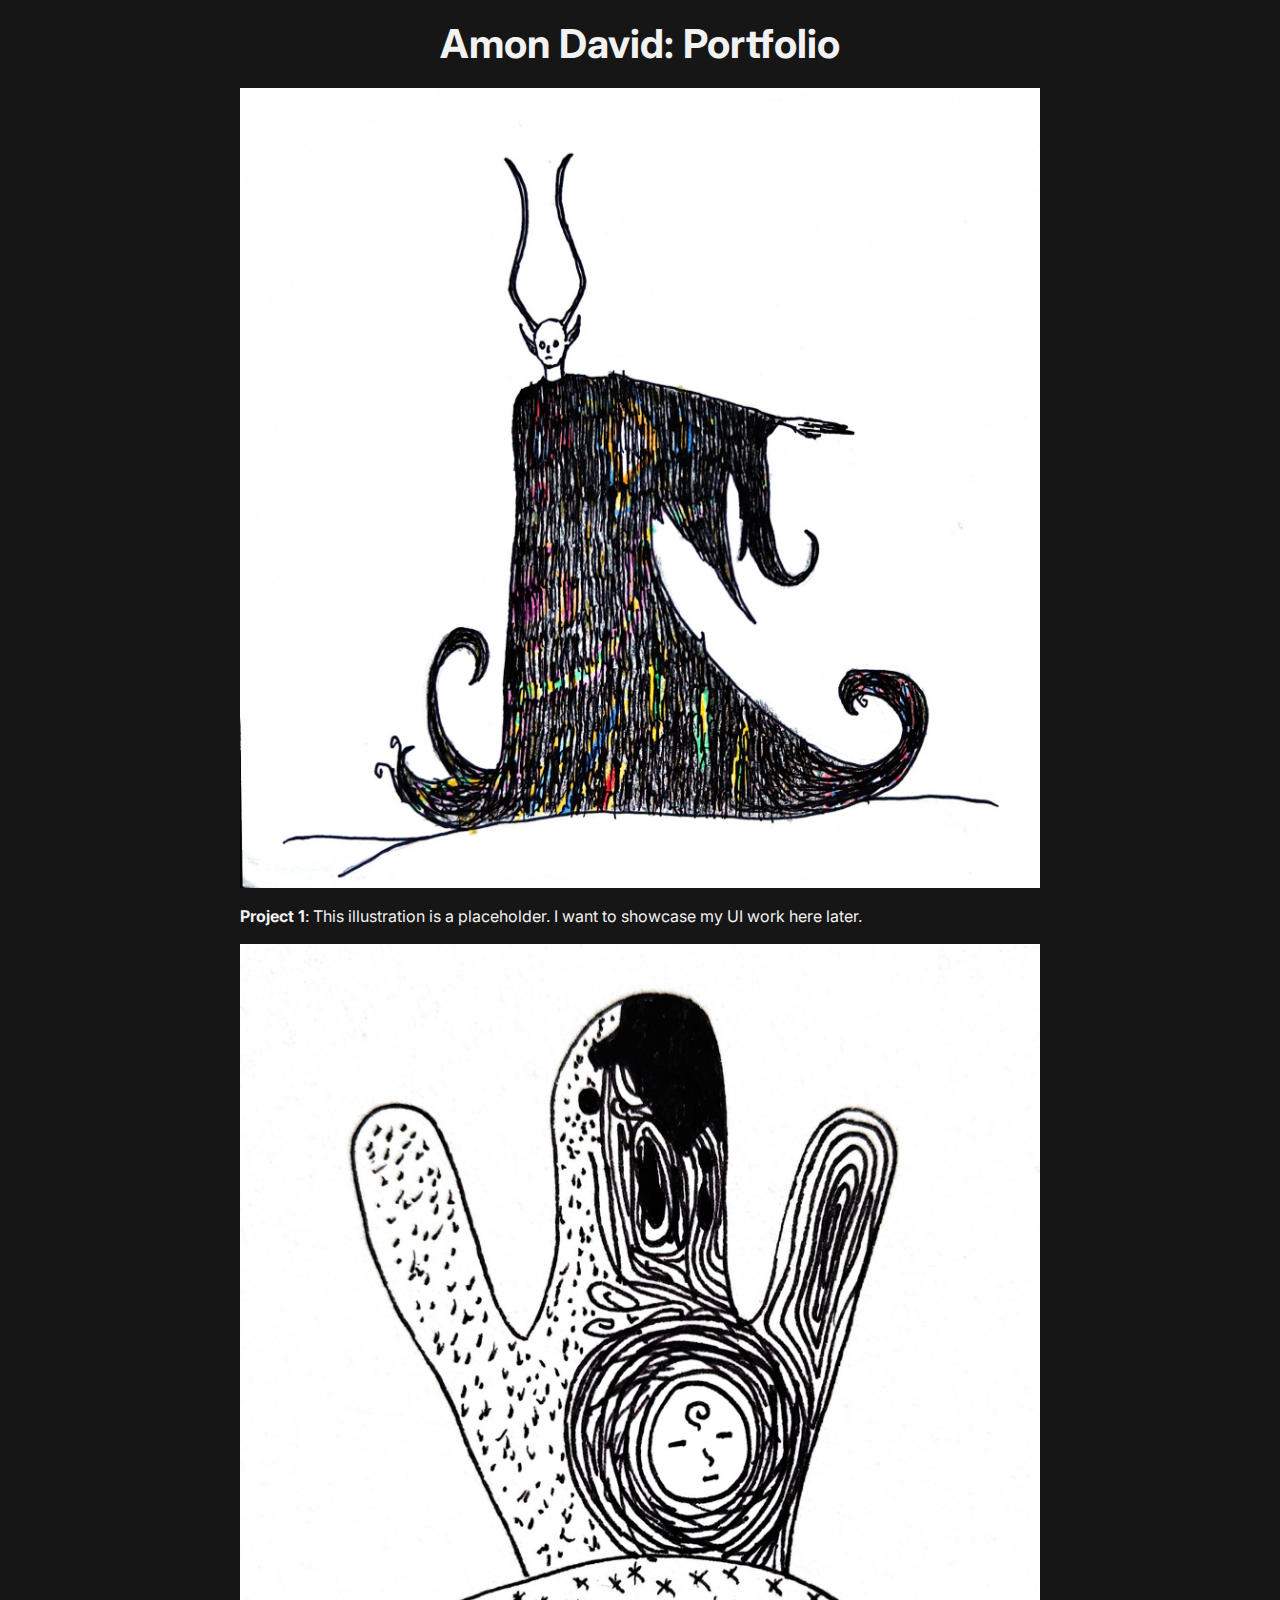
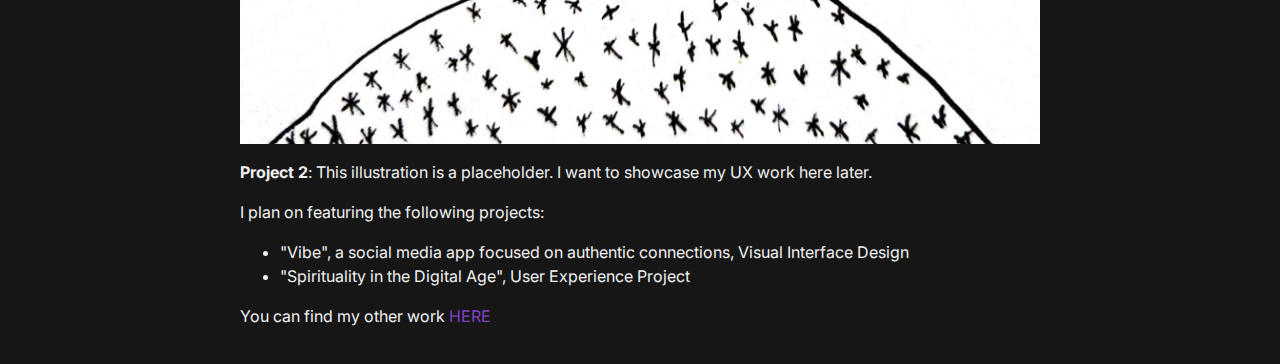
<file: index.html>
<!doctype html>
<html lang="en-US">
  <head>
    <meta charset="utf-8" />
    <meta name="viewport" content="width=device-width" />
    <title>Main Page</title>
    <link href="styles/style.css" rel="stylesheet" />
    <link rel="preconnect" href="https://fonts.googleapis.com">
    <link rel="preconnect" href="https://fonts.gstatic.com" crossorigin>
    <link 
          href="https://fonts.googleapis.com/css2?family=Inter:ital,opsz,wght@0,14..32,100..900;1,14..32,100..900&family=Sora:wght@100..800&display=swap" 
          rel="stylesheet">

    <script async src="scripts/main.js"></script>
  </head>
  <body>
  <a href="index.html" class="title-link">
  <h1 title="Click here to get back to the main page.">Amon David: Portfolio</h1>
  </a>

    <a href="project1.html">
    <img src="images/apostle.png" title="Click here to get to Project 1" 
         alt="An illustration of a tall and slender humanoid 
              creature with long horns, pointy ears and a bald head, wearing black robes."/>
    </a>
    <p><strong>Project 1</strong>: This illustration is a placeholder. I want to showcase my UI work here later.</p>

    <a href="project2.html">
    <img src="images/cactus.png" title="Click here to get to Project 2" 
         alt="A black and white illustration of something resembling a rotten cactus with a face fused into it."/>
    </a>
    <p><strong>Project 2</strong>: This illustration is a placeholder. I want to showcase my UX work here later.</p>
    
    <p>I plan on featuring the following projects:</p>
    <ul>
        <li>"Vibe", a social media app focused on authentic connections, Visual Interface Design</li>
        <li>"Spirituality in the Digital Age", User Experience Project</li>
    </ul>
    <p>You can find my other work <a href="https://tricolor-bit-9de.notion.site/Amon-David-2e1ed108fe138057a812f6fd2ca33dcd?pvs=74">
        HERE
    </a></p>
  </body>
</html>
</file>
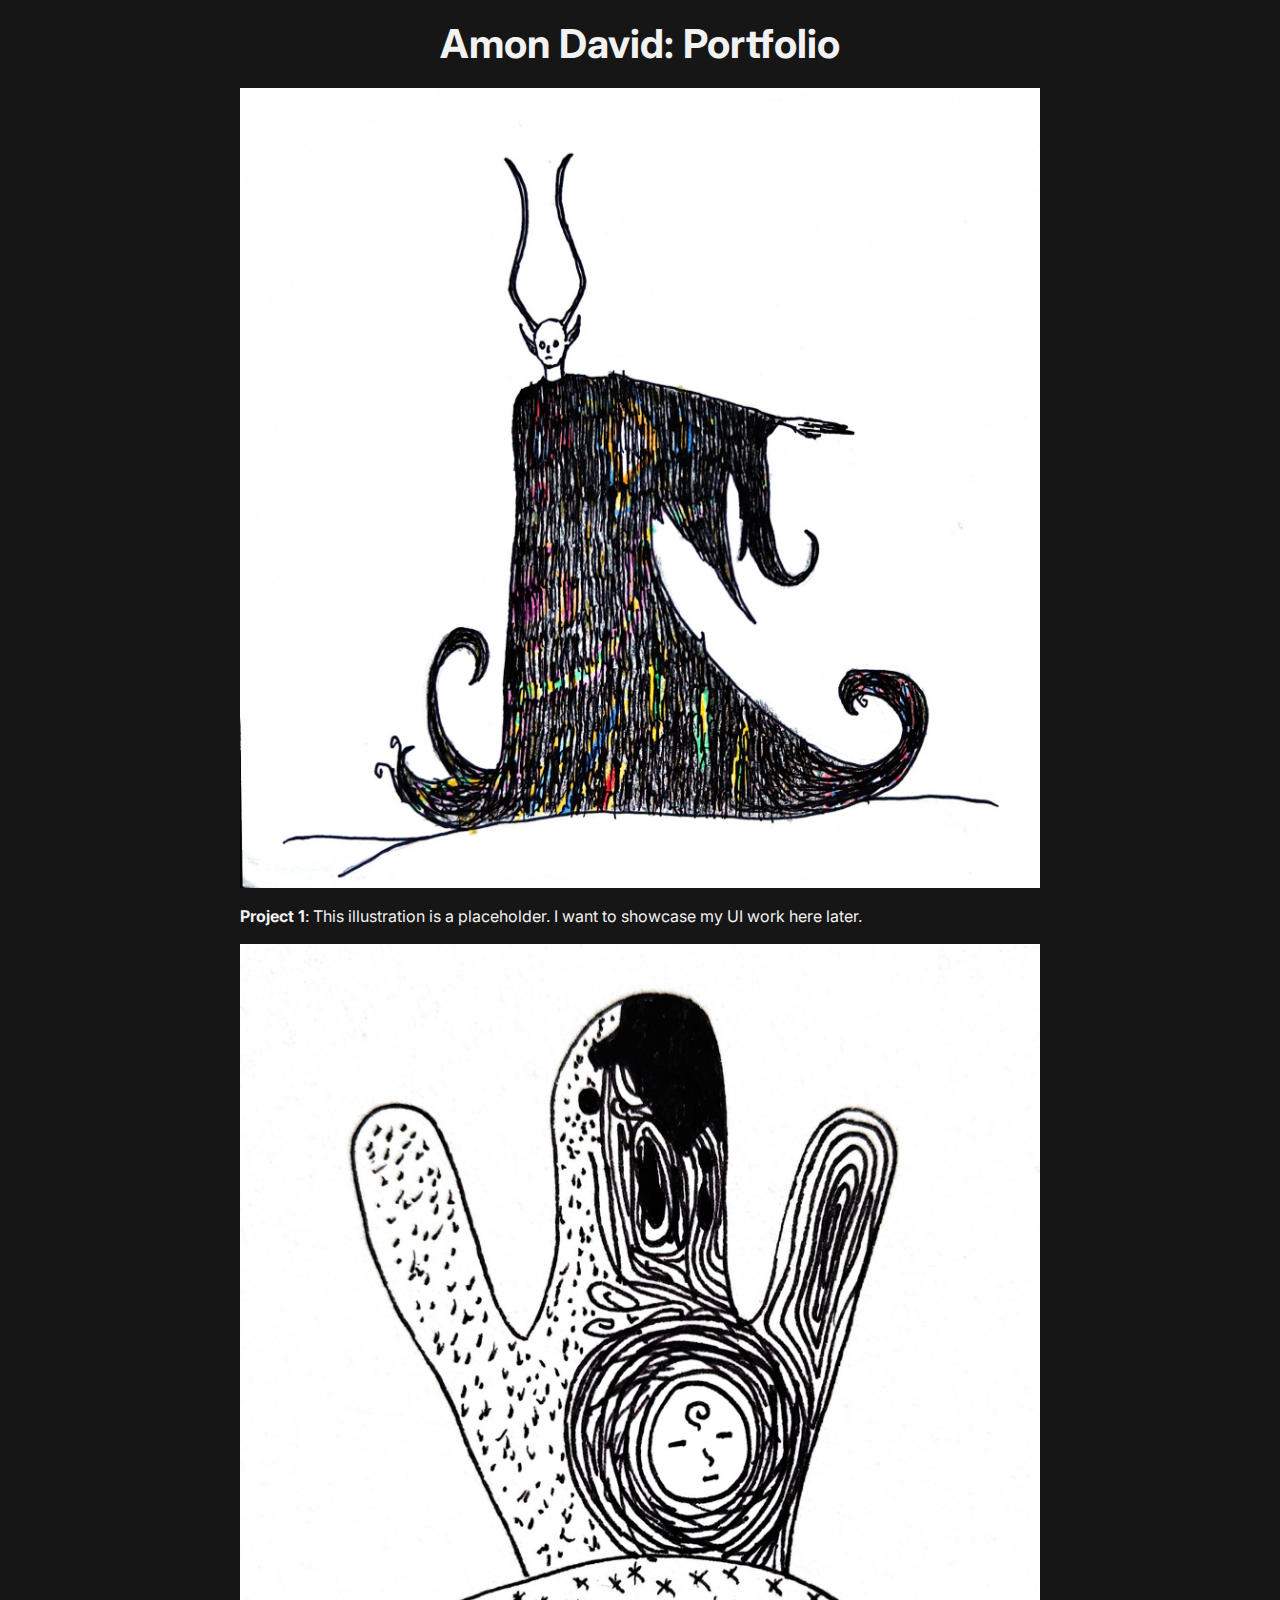
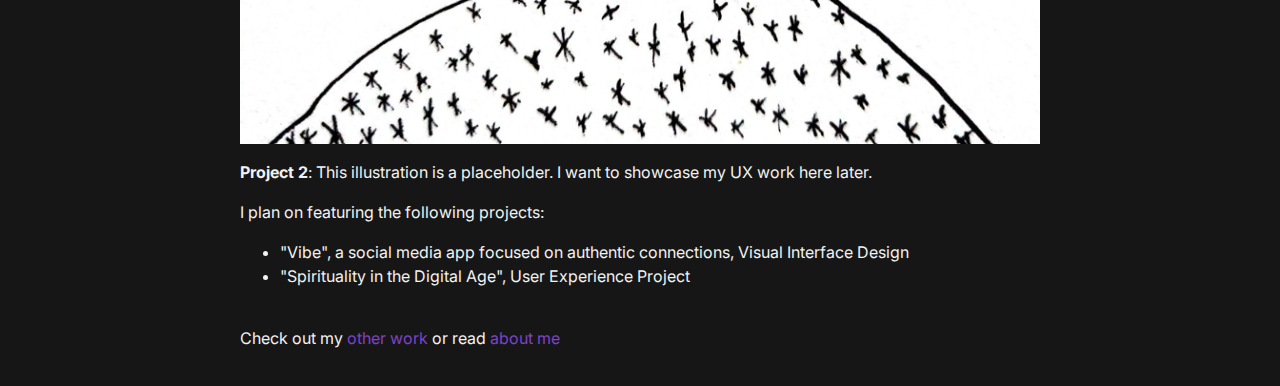
<file: public/index.html>
<!doctype html>
<html lang="en-US">
  <head>
    <meta charset="utf-8" />
    <meta name="viewport" content="width=device-width" />
    <title>Main Page</title>
    <link href="/styles/style.css" rel="stylesheet" />
    <link rel="preconnect" href="https://fonts.googleapis.com">
    <link rel="preconnect" href="https://fonts.gstatic.com" crossorigin>
    <link 
          href="https://fonts.googleapis.com/css2?family=Inter:ital,opsz,wght@0,14..32,100..900;1,14..32,100..900&family=Sora:wght@100..800&display=swap" 
          rel="stylesheet">

    <script async src="/scripts/main.js"></script>
  </head>
  <body>
  <a href="/" class="title-link">
  <h1 title="Click here to get back to the main page.">Amon David: Portfolio</h1>
  </a>

    <a href="/projects/project1">
    <img src="images/apostle.png" title="Click here to get to Project 1" 
         alt="An illustration of a tall and slender humanoid 
              creature with long horns, pointy ears and a bald head, wearing black robes."/>
    </a>
    <p><strong>Project 1</strong>: This illustration is a placeholder. I want to showcase my UI work here later.</p>

    <a href="/projects/project2">
    <img src="/images/cactus.png" title="Click here to get to Project 2" 
         alt="A black and white illustration of something resembling a rotten cactus with a face fused into it."/>
    </a>
    <p><strong>Project 2</strong>: This illustration is a placeholder. I want to showcase my UX work here later.</p>
    
    <p>I plan on featuring the following projects:</p>
    <ul>
        <li>"Vibe", a social media app focused on authentic connections, Visual Interface Design</li>
        <li>"Spirituality in the Digital Age", User Experience Project</li>
    </ul>
    <br/>
    <p>Check out my<a href="https://tricolor-bit-9de.notion.site/Amon-David-2e1ed108fe138057a812f6fd2ca33dcd?pvs=74">
        other work
    </a>or read <a href="/about">about me</a></p>
  </body>
</html>
</file>
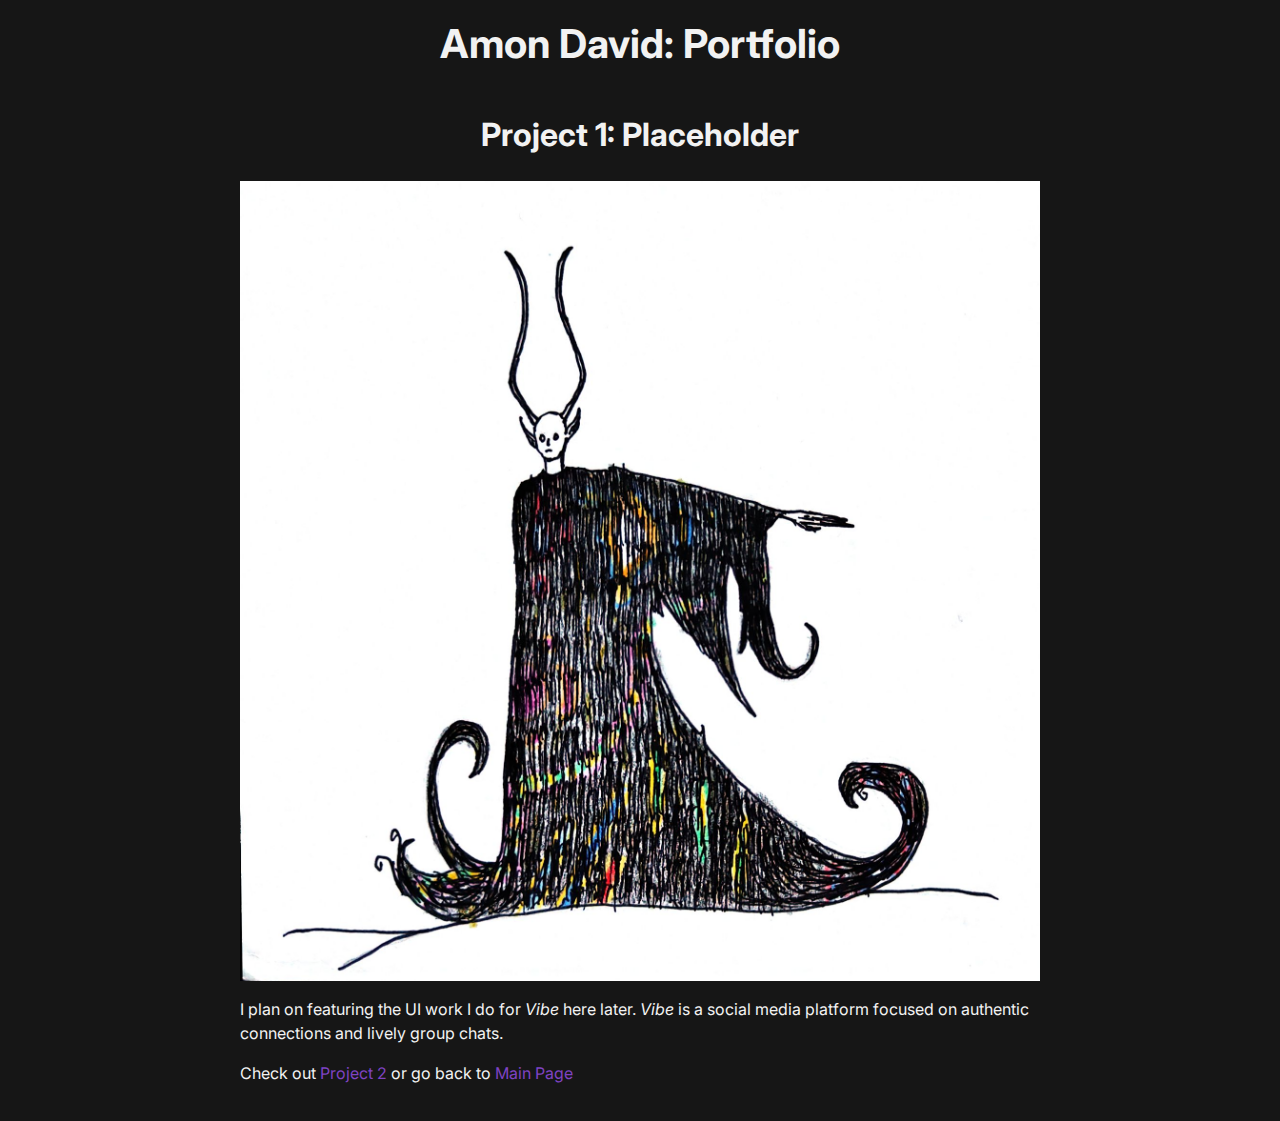
<file: project1.html>
<!doctype html>
<html lang="en-US">
  <head>
    <meta charset="utf-8" />
    <meta name="viewport" content="width=device-width" />
    <title>Project 1</title>
    <link href="styles/style.css" rel="stylesheet" />
    <link rel="preconnect" href="https://fonts.googleapis.com">
    <link rel="preconnect" href="https://fonts.gstatic.com" crossorigin>
    <link 
          href="https://fonts.googleapis.com/css2?family=Inter:ital,opsz,wght@0,14..32,100..900;1,14..32,100..900&display=swap" 
          rel="stylesheet">
    <script async src="scripts/main.js"></script>
</head>
  <body>
    <a href="index.html" class="title-link">
    <h1 title="Click here to get back to the main page">Amon David: Portfolio</h1>
    </a>
    <h2>Project 1: Placeholder</h2>
    <img src="images/apostle.png" alt="An illustration of a tall and slender humanoid 
    creature with long horns, pointy ears and a bald head, wearing black robes." />
    <p>I plan on featuring the UI work I do for <em>Vibe</em> here later. <em>Vibe</em> is a social media platform focused on authentic connections and lively group chats.</p>
  <p>Check out <a href="project2.html">Project 2</a> or go back to <a href="index.html">Main Page</a></p>
  </body>
</html>
</file>
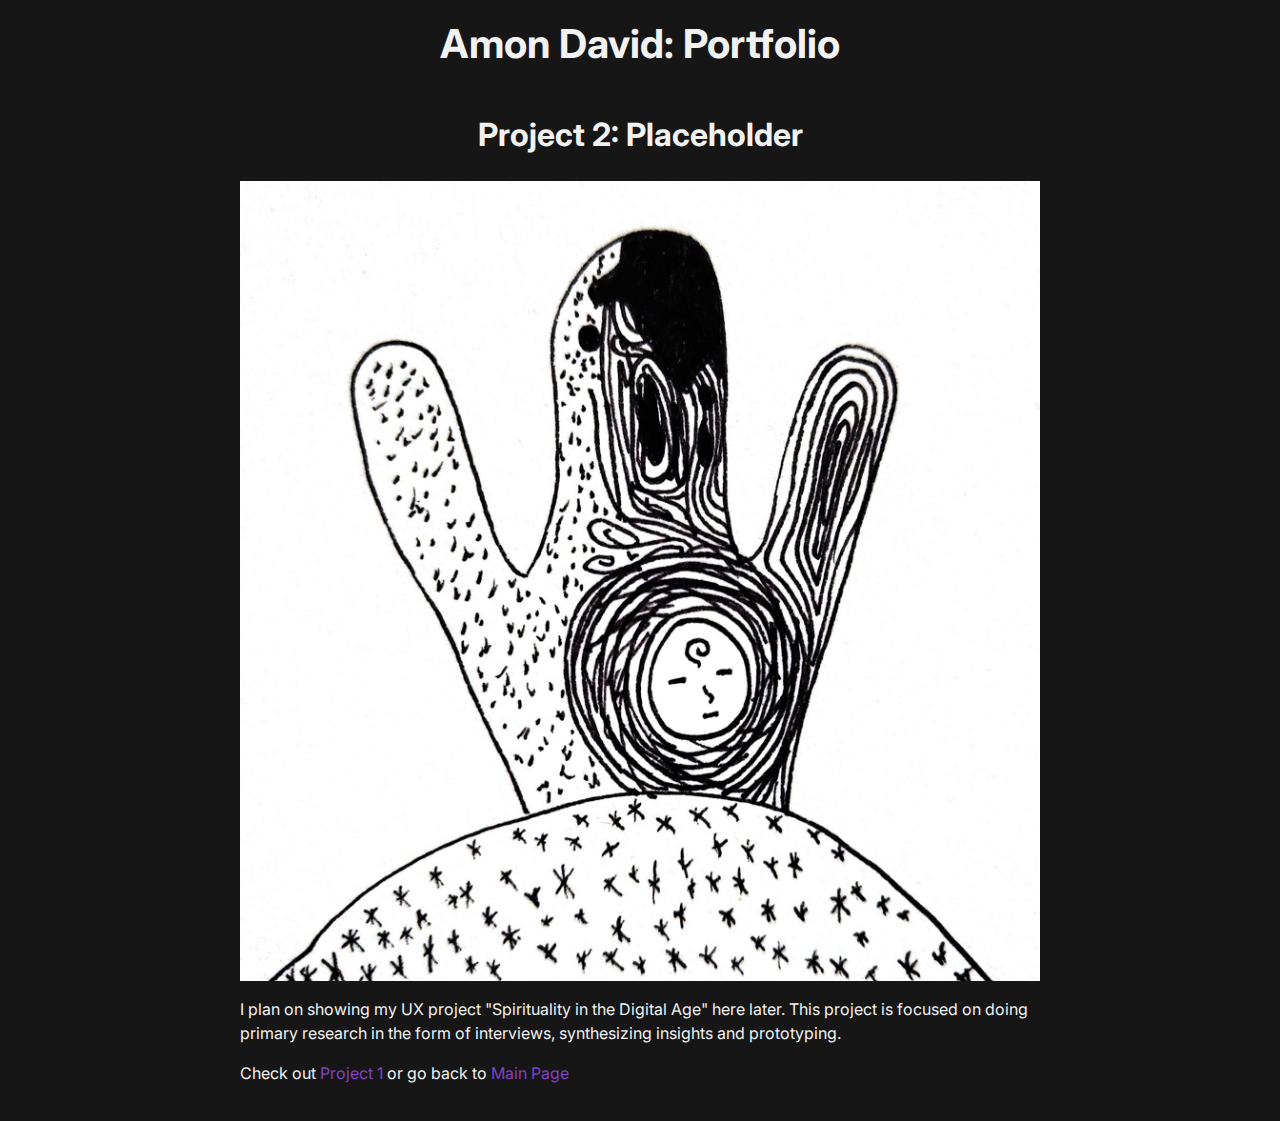
<file: project2.html>
<!doctype html>
<html lang="en-US">
  <head>
    <meta charset="utf-8" />
    <meta name="viewport" content="width=device-width" />
    <title>Project 2</title>
    <link href="styles/style.css" rel="stylesheet" />
    <link rel="preconnect" href="https://fonts.googleapis.com">
    <link rel="preconnect" href="https://fonts.gstatic.com" crossorigin>
    <link 
          href="https://fonts.googleapis.com/css2?family=Inter:ital,opsz,wght@0,14..32,100..900;1,14..32,100..900&display=swap" 
          rel="stylesheet">
    <script async src="scripts/main.js"></script>
</head>
  <body>
    <a href="index.html" class="title-link">
  <h1 title="Click here to get back to the main page">Amon David: Portfolio</h1>
    </a>
        <h2>Project 2: Placeholder</h2>
  <img src="images/cactus.png" alt="A black and white illustration of something resembling a rotten cactus with a face fused into it." />
  <p>I plan on showing my UX project "Spirituality in the Digital Age" here later. This project is focused on doing primary research in the form of interviews, synthesizing insights and prototyping.</p>
  <p>Check out <a href="project1.html">Project 1</a> or go back to <a href="index.html">Main Page</a></p>
  </body>
</html>
</file>
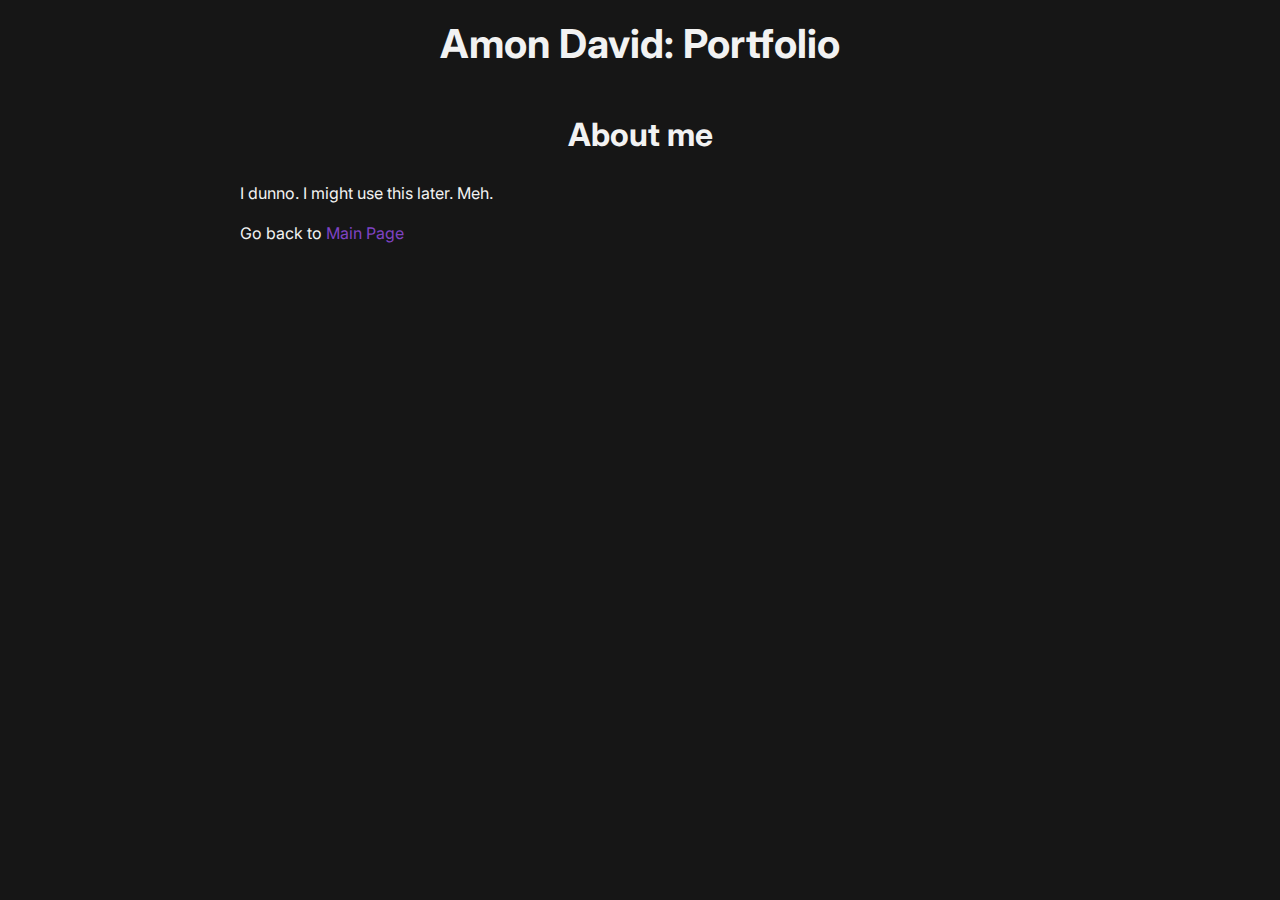
<file: public/about.html>
<!doctype html>
<html lang="en-US">
  <head>
    <meta charset="utf-8" />
    <meta name="viewport" content="width=device-width" />
    <title>Project 1</title>
    <link href="/styles/style.css" rel="stylesheet" />
    <link rel="preconnect" href="https://fonts.googleapis.com">
    <link rel="preconnect" href="https://fonts.gstatic.com" crossorigin>
    <link 
          href="https://fonts.googleapis.com/css2?family=Inter:ital,opsz,wght@0,14..32,100..900;1,14..32,100..900&family=Sora:wght@100..800&display=swap" 
          rel="stylesheet">

    <script async src="/scripts/main.js"></script>
</head>
  <body>
    <a href="/" class="title-link">
    <h1 title="Click here to get back to the main page">Amon David: Portfolio</h1>
    </a>
    <h2>About me</h2>
    <p>I dunno. I might use this later. Meh.
  <p>Go back to <a href="/">Main Page</a></p>
  </body>
</html>
</file>
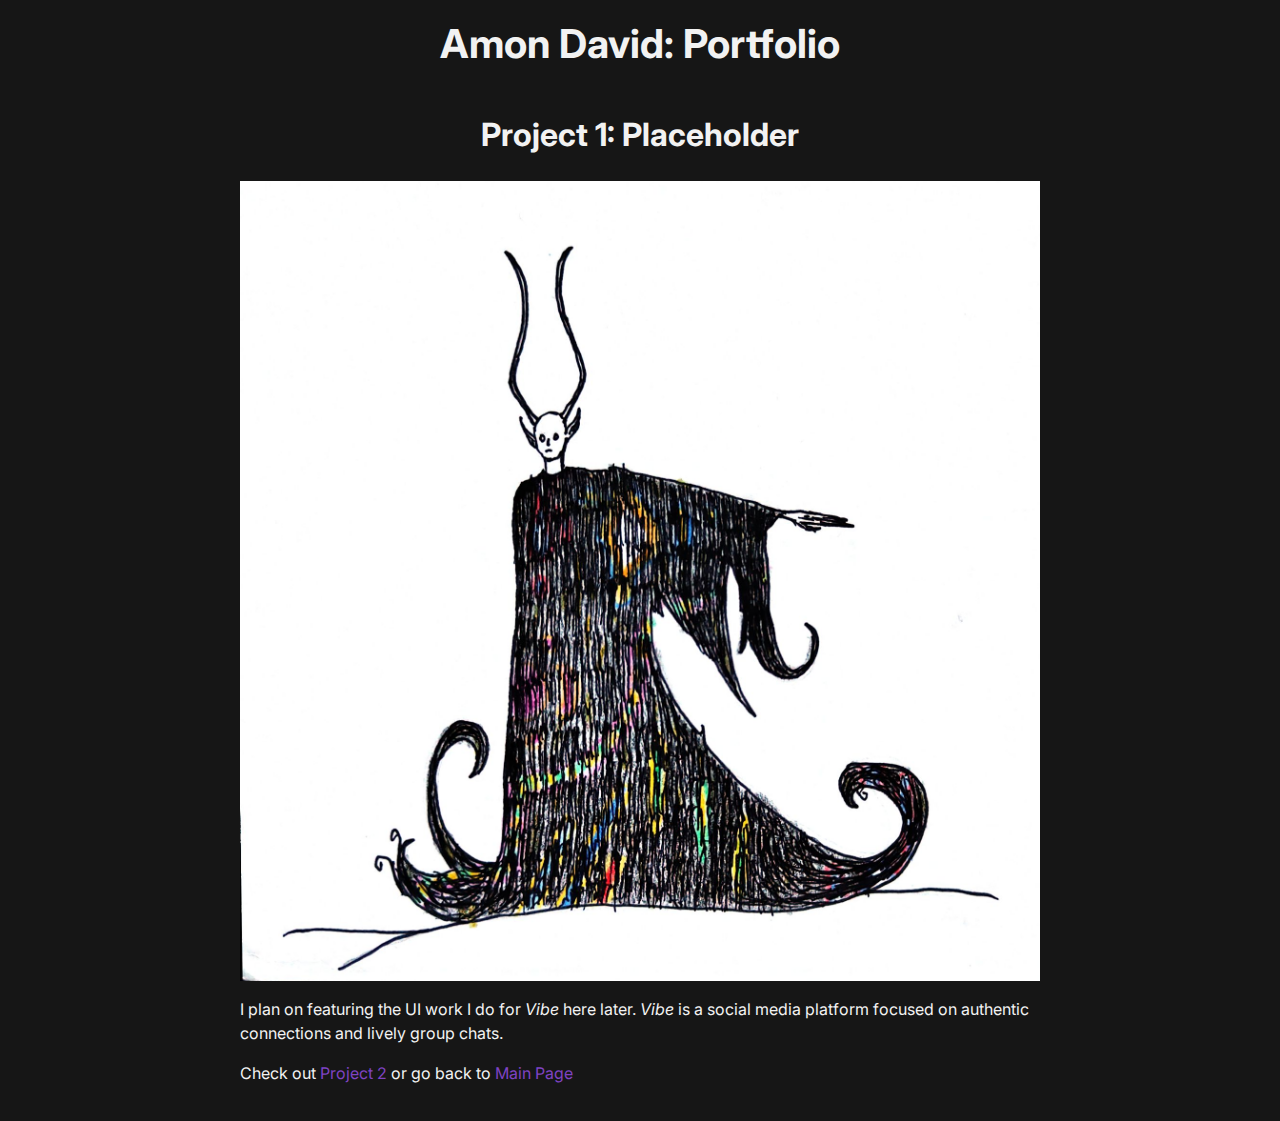
<file: public/project1.html>
<!doctype html>
<html lang="en-US">
  <head>
    <meta charset="utf-8" />
    <meta name="viewport" content="width=device-width" />
    <title>Project 1</title>
    <link href="/styles/style.css" rel="stylesheet" />
    <link rel="preconnect" href="https://fonts.googleapis.com">
    <link rel="preconnect" href="https://fonts.gstatic.com" crossorigin>
    <link 
          href="https://fonts.googleapis.com/css2?family=Inter:ital,opsz,wght@0,14..32,100..900;1,14..32,100..900&family=Sora:wght@100..800&display=swap" 
          rel="stylesheet">

    <script async src="/scripts/main.js"></script>
</head>
  <body>
    <a href="/" class="title-link">
    <h1 title="Click here to get back to the main page">Amon David: Portfolio</h1>
    </a>
    <h2>Project 1: Placeholder</h2>
    <img src="/images/apostle.png" alt="An illustration of a tall and slender humanoid 
    creature with long horns, pointy ears and a bald head, wearing black robes." />
    <p>I plan on featuring the UI work I do for <em>Vibe</em> here later. <em>Vibe</em> is a social media platform focused on authentic connections and lively group chats.</p>
  <p>Check out <a href="/projects/project2">Project 2</a> or go back to <a href="/">Main Page</a></p>
  </body>
</html>
</file>
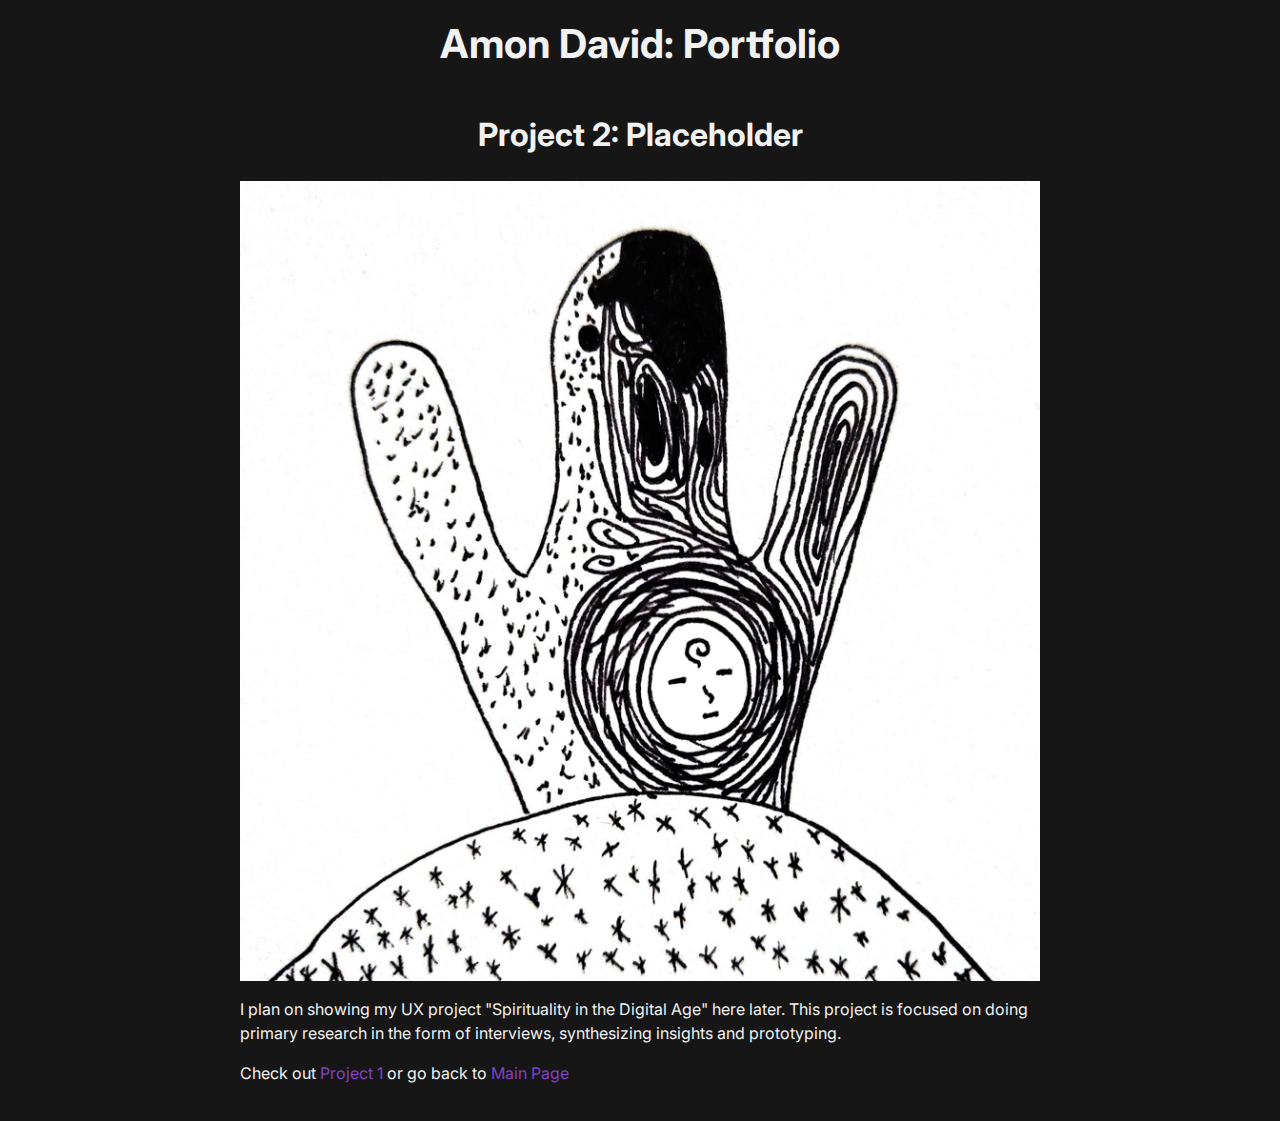
<file: public/project2.html>
<!doctype html>
<html lang="en-US">
  <head>
    <meta charset="utf-8" />
    <meta name="viewport" content="width=device-width" />
    <title>Project 2</title>
    <link href="/styles/style.css" rel="stylesheet" />
    <link rel="preconnect" href="https://fonts.googleapis.com">
    <link rel="preconnect" href="https://fonts.gstatic.com" crossorigin>
    <link 
          href="https://fonts.googleapis.com/css2?family=Inter:ital,opsz,wght@0,14..32,100..900;1,14..32,100..900&family=Sora:wght@100..800&display=swap" 
          rel="stylesheet">

    <script async src="/scripts/main.js"></script>
</head>
  <body>
    <a href="/" class="title-link">
  <h1 title="Click here to get back to the main page">Amon David: Portfolio</h1>
    </a>
        <h2>Project 2: Placeholder</h2>
  <img src="/images/cactus.png" alt="A black and white illustration of something resembling a rotten cactus with a face fused into it." />
  <p>I plan on showing my UX project "Spirituality in the Digital Age" here later. This project is focused on doing primary research in the form of interviews, synthesizing insights and prototyping.</p>
  <p>Check out <a href="/projects/project1">Project 1</a> or go back to <a href="/">Main Page</a></p>
  </body>
</html>
</file>
<file: styles/style.css>
html {
  font-size: 10px;
  font-family: "Inter", sans-serif;
}

h1 {
  font-size: 40px;
  text-align: center;
  line-height: 48px;
}

h2 {
  font-size: 32px;
  line-height: 40px;
  text-align: center;
  color: #F2F2F2
}


a {
  text-decoration: none;
  border: none;
  color: #7f43c3
}


p,
li {
  font-size: 20px;
  line-height: 30px;
  color: #F2F2F2
}

html {
  background-color: #161616;
}

body {
  width: 600px; 
  margin: 0 auto;
  background-color: #161616;
  padding: 0 20px 20px 20px;
}

h1 {
  margin: 0;
  padding: 20px 0;
  color: #F2F2F2;
}

img {
  display: block;
  margin: 0 auto;
  max-width: 100%;
  text-decoration: none;
  border: none
}


@media (min-width:768px) {
  p,
li {
  font-size: 16px;
  line-height: 24px;
  color: #F2F2F2
}

}

@media (min-width:1024px) {

  body { width: 800px; 
  margin: 0 auto;
  background-color: #161616;
  padding: 0 20px 20px 20px;
}

}
</file>
